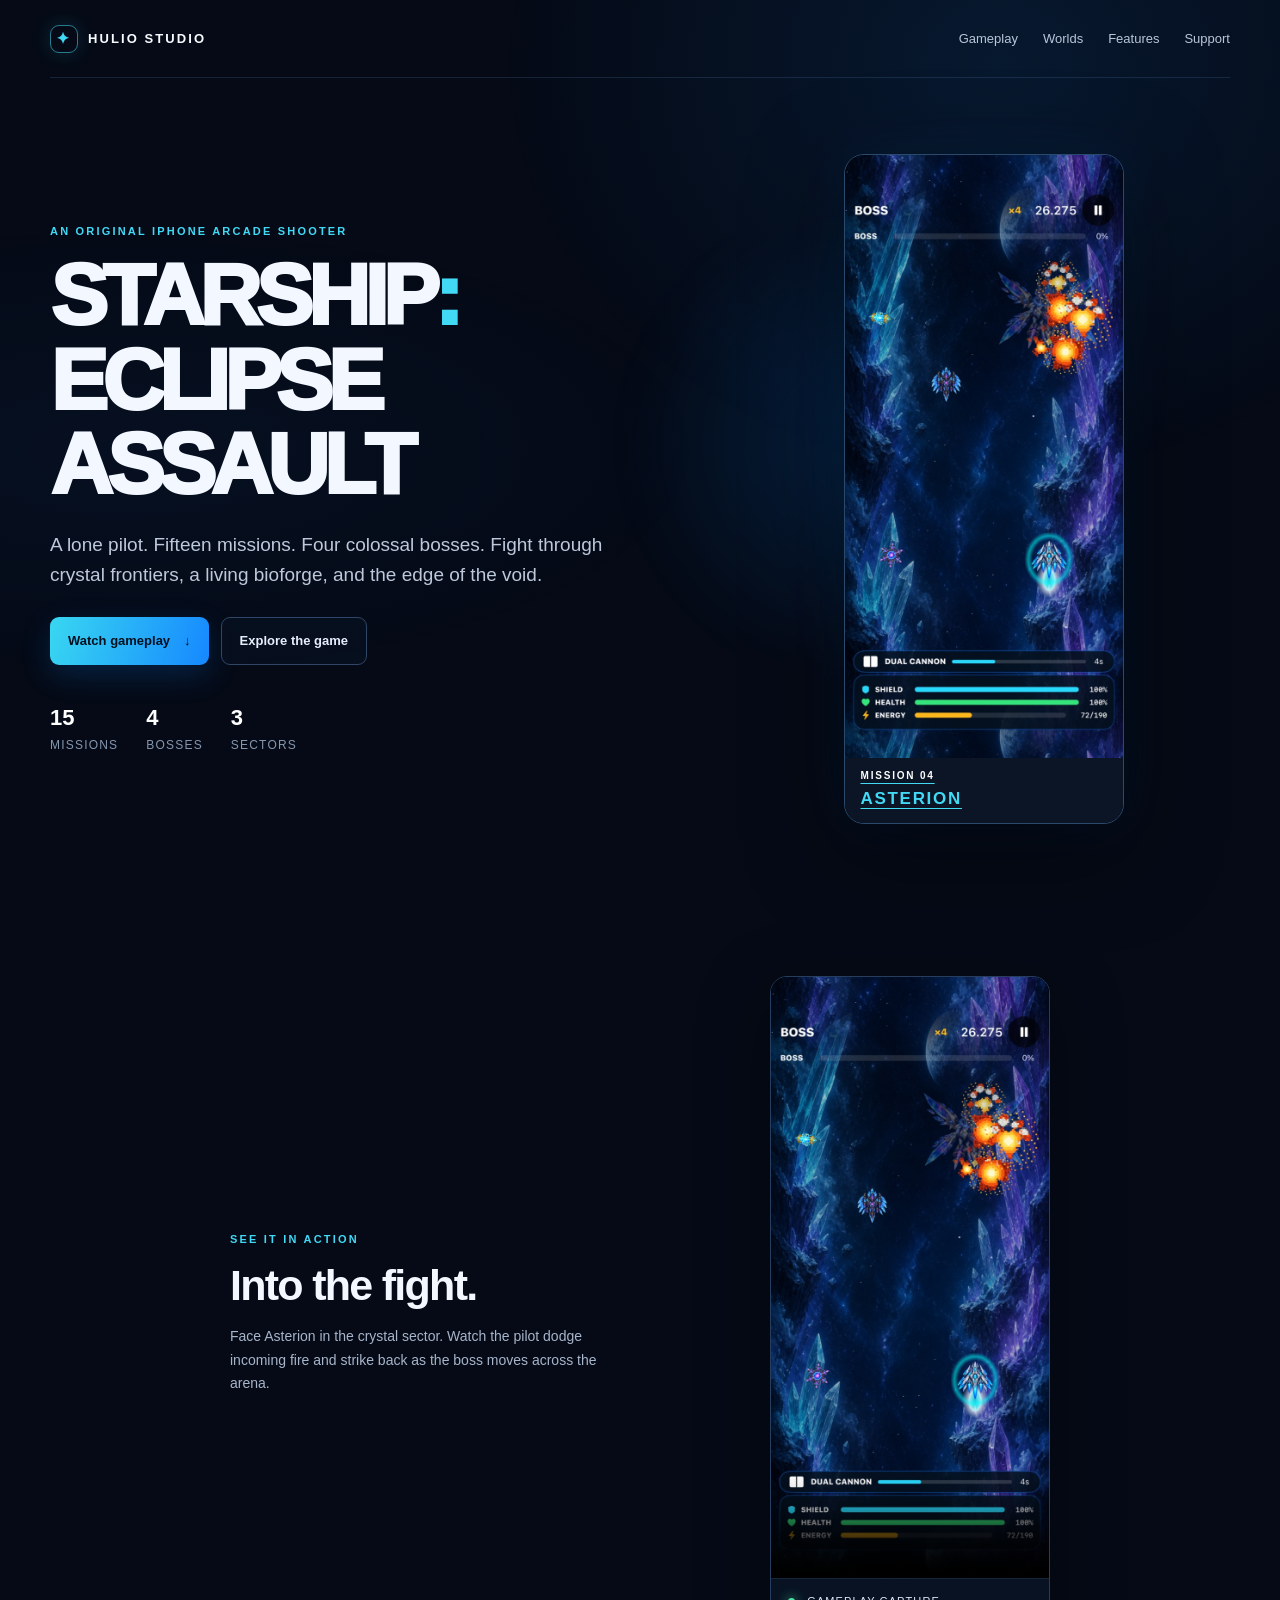
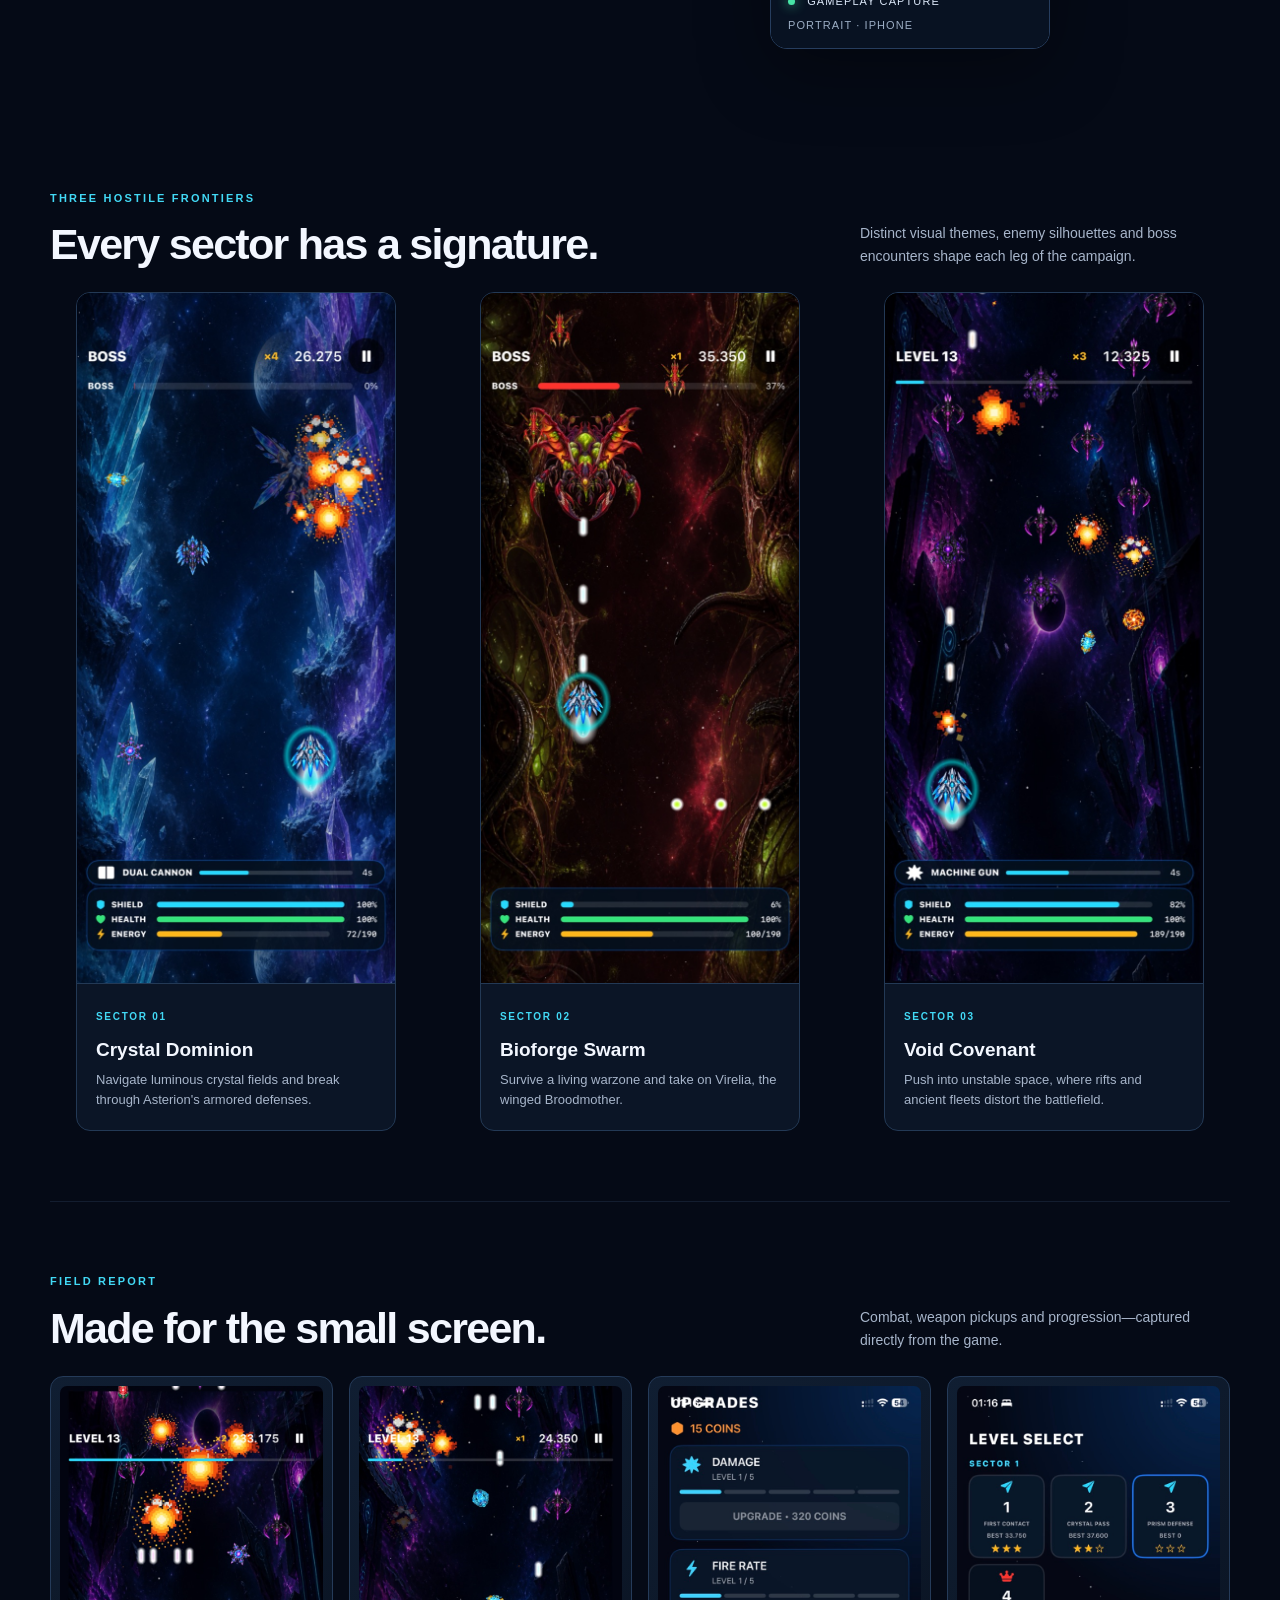
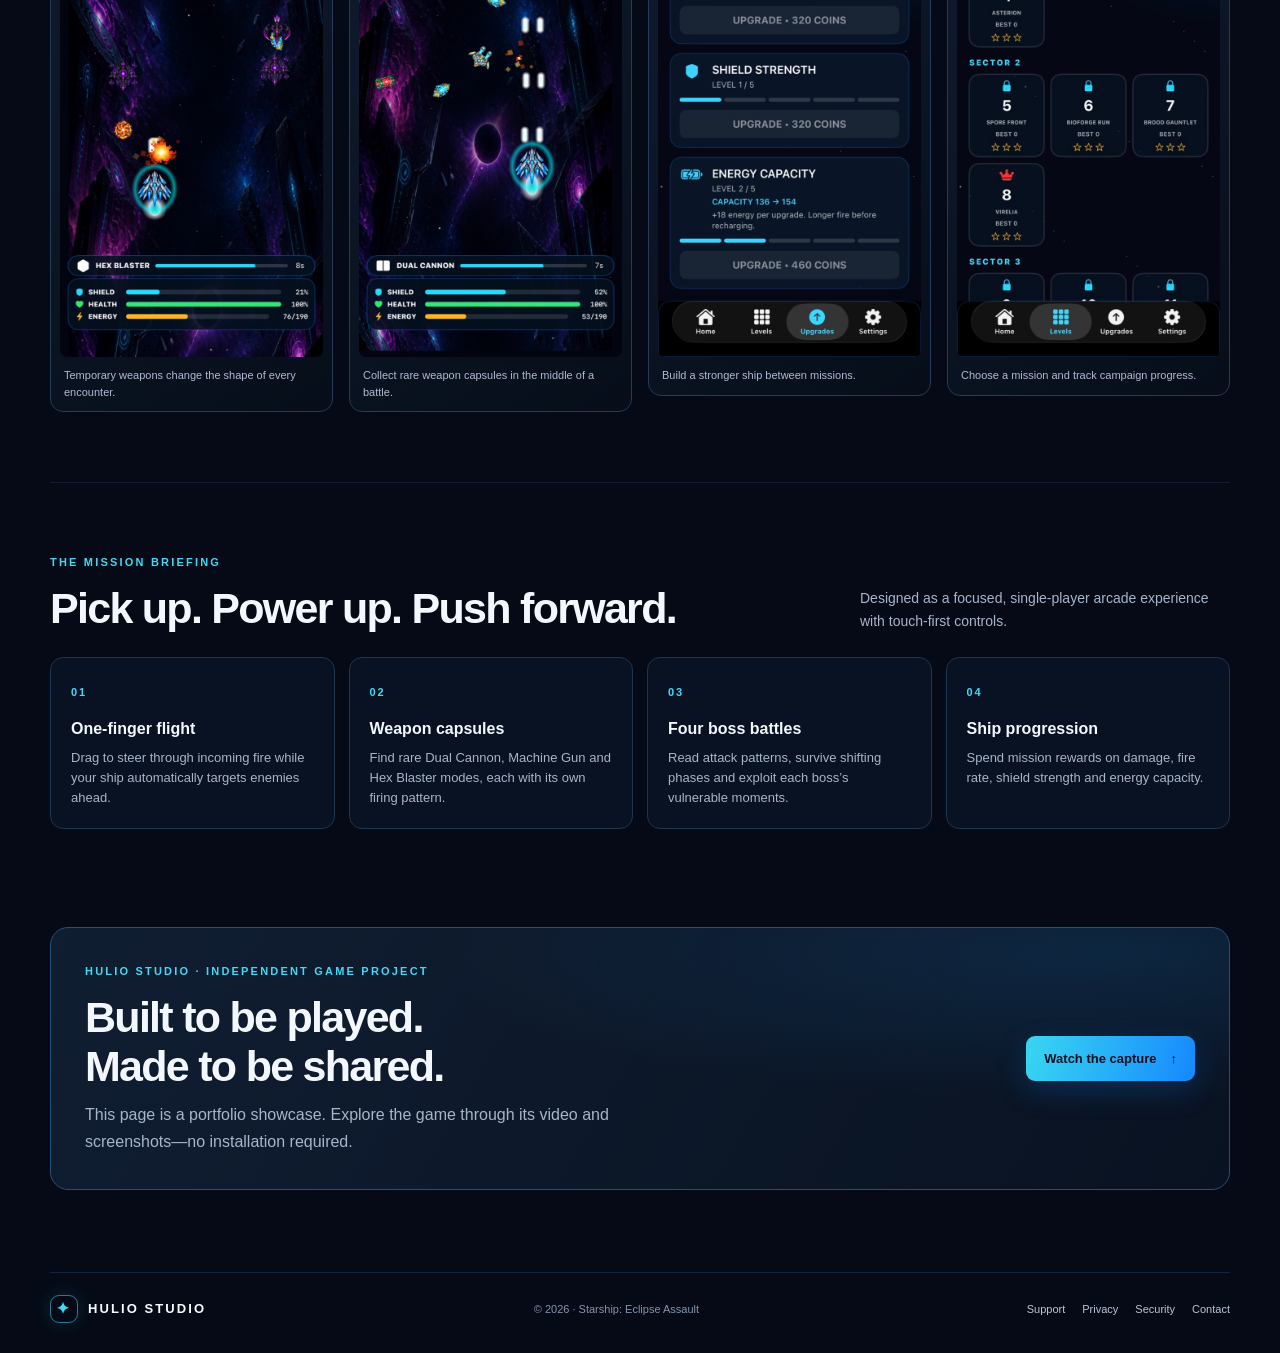
<file: index.html>
<!doctype html>
<html lang="en">
<head>
  <meta charset="utf-8">
  <meta name="viewport" content="width=device-width, initial-scale=1">
  <meta name="description" content="A playable-looking portfolio showcase for Starship: Eclipse Assault, an original 15-mission space shooter for iPhone by Hulio Studio.">
  <meta name="theme-color" content="#050a16">
  <meta property="og:type" content="website">
  <meta property="og:title" content="Starship: Eclipse Assault — Game Portfolio">
  <meta property="og:description" content="A 15-mission portrait space shooter. Watch gameplay and explore the visuals without installing the game.">
  <meta property="og:image" content="assets/gameplay-crystal-boss.jpg">
  <meta name="referrer" content="strict-origin-when-cross-origin">
  <title>Starship: Eclipse Assault — Hulio Studio</title>
  <link rel="preload" as="image" href="assets/gameplay-crystal-boss.jpg">
  <link rel="stylesheet" href="styles.css?v=portrait-2">
</head>
<body class="portfolio">
  <a class="skip" href="#main">Skip to content</a>
  <header class="site-header">
    <a class="brand" href="./" aria-label="Hulio Studio home"><span class="brand-mark">✦</span> HULIO STUDIO</a>
    <nav aria-label="Main navigation"><a href="#gameplay">Gameplay</a><a href="#worlds">Worlds</a><a href="#features">Features</a><a href="support.html">Support</a></nav>
  </header>
  <main id="main">
    <section class="hero">
      <div class="hero-copy">
        <p class="eyebrow">An original iPhone arcade shooter</p>
        <h1>STARSHIP<span>:</span><br>ECLIPSE ASSAULT</h1>
        <p class="hero-lede">A lone pilot. Fifteen missions. Four colossal bosses. Fight through crystal frontiers, a living bioforge, and the edge of the void.</p>
        <div class="hero-actions"><a class="button primary" href="#gameplay">Watch gameplay <span aria-hidden="true">↓</span></a><a class="button secondary" href="#screenshots">Explore the game</a></div>
        <div class="hero-facts"><span><b>15</b> missions</span><span><b>4</b> bosses</span><span><b>3</b> sectors</span></div>
      </div>
      <a class="hero-art" href="assets/gameplay-crystal-boss.jpg" aria-label="View full Asterion screenshot"><img src="assets/gameplay-crystal-boss.jpg" alt="The player ship faces a crystal boss amid a field of pixel explosions" fetchpriority="high"><span class="art-label">MISSION 04 <i>ASTERION</i></span></a>
      <div class="hero-glow" aria-hidden="true"></div>
    </section>

    <section class="video-section" id="gameplay">
      <div class="section-heading"><div><p class="eyebrow">See it in action</p><h2>Into the fight.</h2></div><p>Face Asterion in the crystal sector. Watch the pilot dodge incoming fire and strike back as the boss moves across the arena.</p></div>
      <div class="video-frame"><video controls playsinline preload="metadata" poster="assets/gameplay-crystal-boss.jpg" aria-label="Starship: Eclipse Assault gameplay capture"><source src="assets/starship-gameplay.mp4" type="video/mp4">Your browser does not support embedded video. <a href="assets/starship-gameplay.mp4">Open the gameplay video</a>.</video><div class="video-caption"><span><i class="live-dot"></i> GAMEPLAY CAPTURE</span><span>Portrait · iPhone</span></div></div>
    </section>

    <section id="worlds" class="world-section">
      <div class="section-heading"><div><p class="eyebrow">Three hostile frontiers</p><h2>Every sector has a signature.</h2></div><p>Distinct visual themes, enemy silhouettes and boss encounters shape each leg of the campaign.</p></div>
      <div class="world-grid">
        <article class="world-card"><a class="world-image" href="assets/gameplay-crystal-boss.jpg"><img src="assets/gameplay-crystal-boss.jpg" alt="Crystal sector boss battle with cyan and violet formations" loading="lazy"></a><div class="world-meta"><span>SECTOR 01</span><h3>Crystal Dominion</h3><p>Navigate luminous crystal fields and break through Asterion's armored defenses.</p></div></article>
        <article class="world-card"><a class="world-image" href="assets/gameplay-broodmother.jpg"><img src="assets/gameplay-broodmother.jpg" alt="Bioforge Broodmother boss surrounded by organic enemy ships" loading="lazy"></a><div class="world-meta"><span>SECTOR 02</span><h3>Bioforge Swarm</h3><p>Survive a living warzone and take on Virelia, the winged Broodmother.</p></div></article>
        <article class="world-card"><a class="world-image" href="assets/gameplay-void-sector.jpg"><img src="assets/gameplay-void-sector.jpg" alt="Void sector with dark purple ships, rifts and the player's fighter" loading="lazy"></a><div class="world-meta"><span>SECTOR 03</span><h3>Void Covenant</h3><p>Push into unstable space, where rifts and ancient fleets distort the battlefield.</p></div></article>
      </div>
    </section>

    <section class="screens-section" id="screenshots">
      <div class="section-heading"><div><p class="eyebrow">Field report</p><h2>Made for the small screen.</h2></div><p>Combat, weapon pickups and progression—captured directly from the game.</p></div>
      <div class="screenshot-grid">
        <figure class="shot shot-tall"><img src="assets/gameplay-hex-blaster.jpg" alt="Hex Blaster special weapon active during a level 13 fight" loading="lazy"><figcaption>Temporary weapons change the shape of every encounter.</figcaption></figure>
        <figure class="shot"><img src="assets/gameplay-weapon-drops.jpg" alt="Dual Cannon pickup and boss combat in the crystal sector" loading="lazy"><figcaption>Collect rare weapon capsules in the middle of a battle.</figcaption></figure>
        <figure class="shot"><img src="assets/upgrades.jpg" alt="Upgrade screen showing damage, fire rate, shield and energy capacity" loading="lazy"><figcaption>Build a stronger ship between missions.</figcaption></figure>
        <figure class="shot"><img src="assets/level-select.jpg" alt="Campaign level select grouped by sector with boss missions" loading="lazy"><figcaption>Choose a mission and track campaign progress.</figcaption></figure>
      </div>
    </section>

    <section class="features-section" id="features">
      <div class="section-heading"><div><p class="eyebrow">The mission briefing</p><h2>Pick up. Power up. Push forward.</h2></div><p>Designed as a focused, single-player arcade experience with touch-first controls.</p></div>
      <div class="feature-grid">
        <article><span class="feature-icon">01</span><h3>One-finger flight</h3><p>Drag to steer through incoming fire while your ship automatically targets enemies ahead.</p></article>
        <article><span class="feature-icon">02</span><h3>Weapon capsules</h3><p>Find rare Dual Cannon, Machine Gun and Hex Blaster modes, each with its own firing pattern.</p></article>
        <article><span class="feature-icon">03</span><h3>Four boss battles</h3><p>Read attack patterns, survive shifting phases and exploit each boss’s vulnerable moments.</p></article>
        <article><span class="feature-icon">04</span><h3>Ship progression</h3><p>Spend mission rewards on damage, fire rate, shield strength and energy capacity.</p></article>
      </div>
    </section>

    <section class="closing-card"><div><p class="eyebrow">Hulio Studio · Independent game project</p><h2>Built to be played.<br>Made to be shared.</h2><p>This page is a portfolio showcase. Explore the game through its video and screenshots—no installation required.</p></div><a class="button primary" href="#gameplay">Watch the capture <span aria-hidden="true">↑</span></a></section>
  </main>
  <footer class="site-footer"><a class="brand" href="./"><span class="brand-mark">✦</span> HULIO STUDIO</a><span>© 2026 · Starship: Eclipse Assault</span><nav aria-label="Footer"><a href="support.html">Support</a><a href="privacy.html">Privacy</a><a href="security.html">Security</a><a href="mailto:huliostudiosupport@gmail.com">Contact</a></nav></footer>
</body>
</html>
</file>
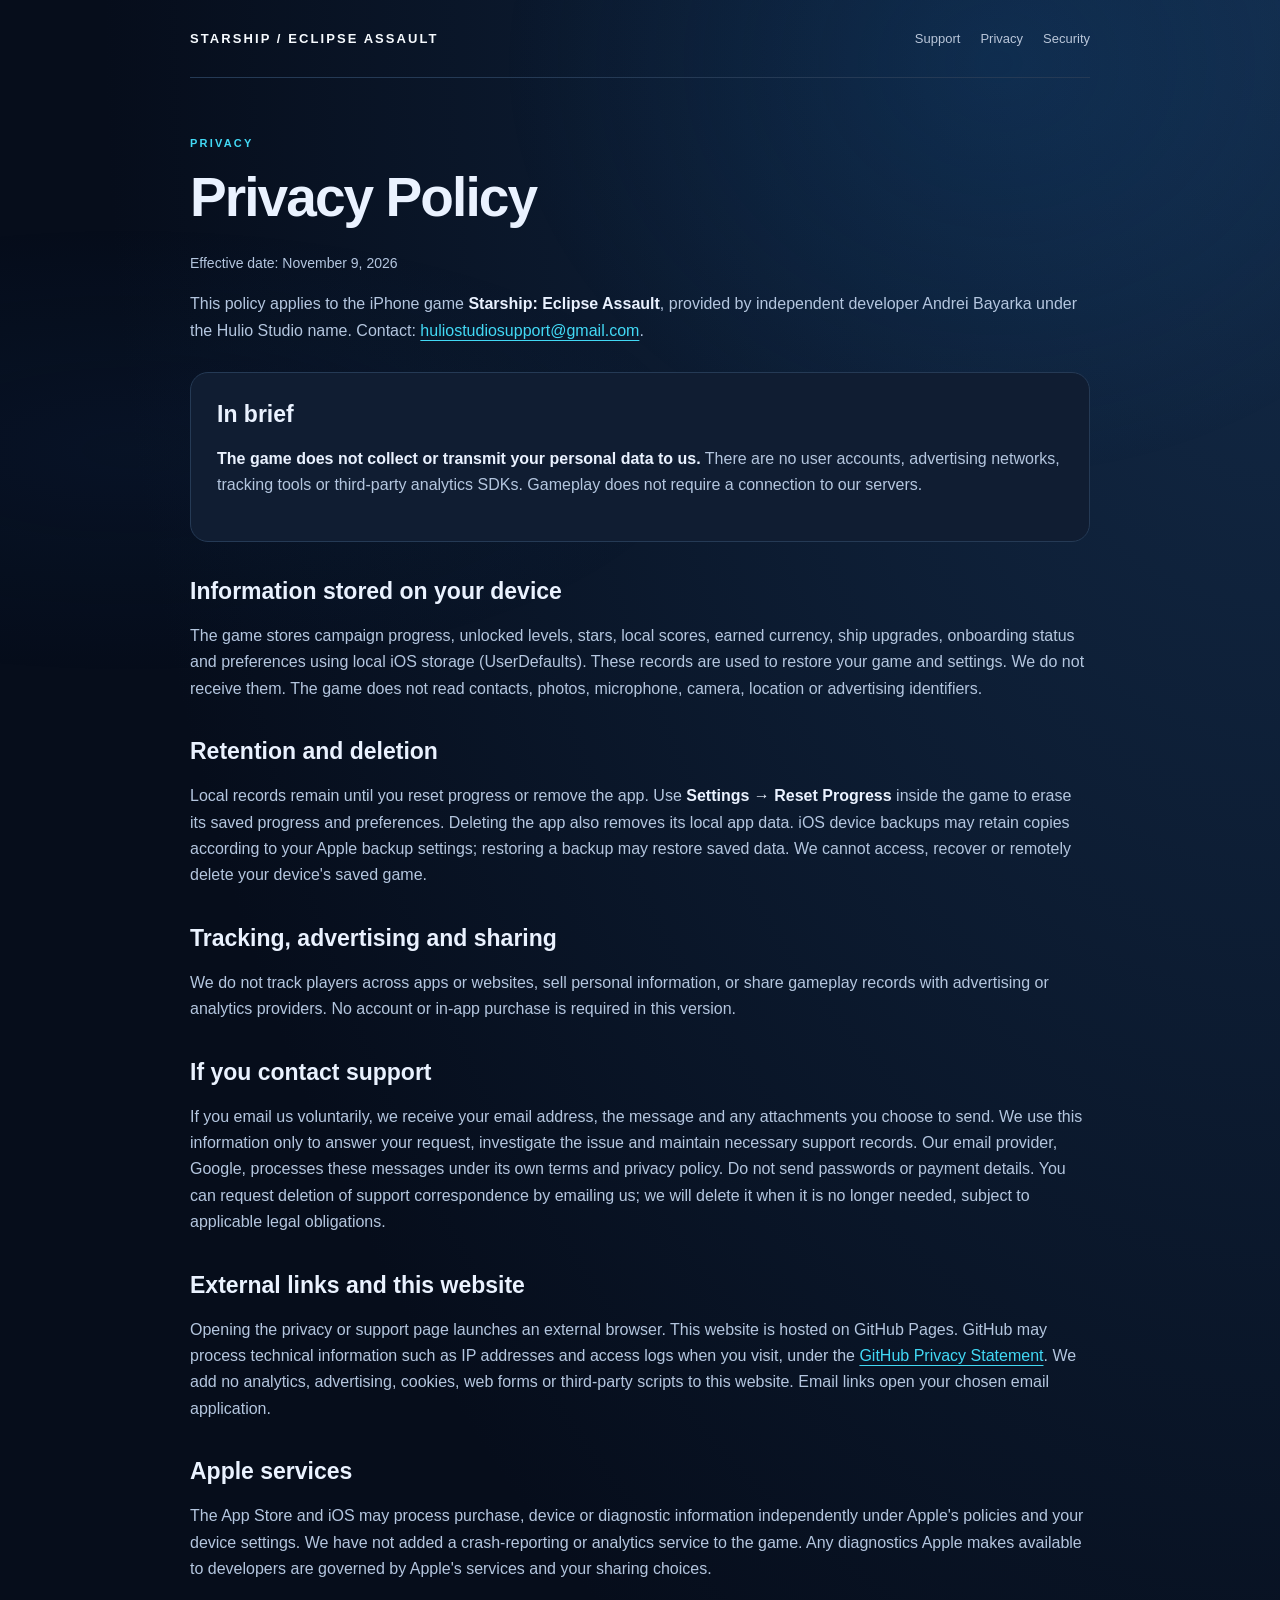
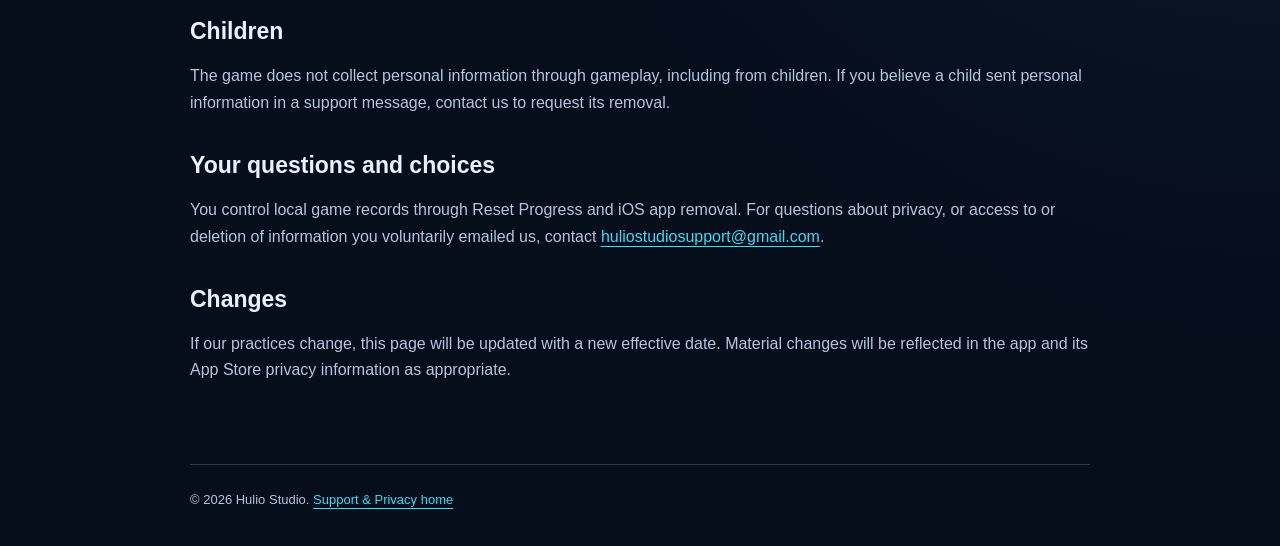
<file: privacy.html>
<!doctype html>
<html lang="en"><head><meta charset="utf-8"><meta name="viewport" content="width=device-width,initial-scale=1"><meta name="description" content="Privacy Policy for Starship: Eclipse Assault."><meta name="referrer" content="strict-origin-when-cross-origin"><title>Privacy Policy — Starship: Eclipse Assault</title><link rel="stylesheet" href="styles.css"></head>
<body><a class="skip" href="#main">Skip to content</a><header><a class="brand" href="./">STARSHIP / ECLIPSE ASSAULT</a><nav aria-label="Main"><a href="support.html">Support</a><a href="privacy.html" aria-current="page">Privacy</a><a href="security.html">Security</a></nav></header>
<main id="main"><div class="eyebrow">Privacy</div><h1>Privacy Policy</h1><p class="meta">Effective date: November 9, 2026</p><p>This policy applies to the iPhone game <strong>Starship: Eclipse Assault</strong>, provided by independent developer Andrei Bayarka under the Hulio Studio name. Contact: <a class="contact" href="mailto:huliostudiosupport@gmail.com">huliostudiosupport@gmail.com</a>.</p>
<section class="card"><h2>In brief</h2><p><strong>The game does not collect or transmit your personal data to us.</strong> There are no user accounts, advertising networks, tracking tools or third-party analytics SDKs. Gameplay does not require a connection to our servers.</p></section>
<h2>Information stored on your device</h2><p>The game stores campaign progress, unlocked levels, stars, local scores, earned currency, ship upgrades, onboarding status and preferences using local iOS storage (UserDefaults). These records are used to restore your game and settings. We do not receive them. The game does not read contacts, photos, microphone, camera, location or advertising identifiers.</p>
<h2>Retention and deletion</h2><p>Local records remain until you reset progress or remove the app. Use <strong>Settings → Reset Progress</strong> inside the game to erase its saved progress and preferences. Deleting the app also removes its local app data. iOS device backups may retain copies according to your Apple backup settings; restoring a backup may restore saved data. We cannot access, recover or remotely delete your device's saved game.</p>
<h2>Tracking, advertising and sharing</h2><p>We do not track players across apps or websites, sell personal information, or share gameplay records with advertising or analytics providers. No account or in-app purchase is required in this version.</p>
<h2>If you contact support</h2><p>If you email us voluntarily, we receive your email address, the message and any attachments you choose to send. We use this information only to answer your request, investigate the issue and maintain necessary support records. Our email provider, Google, processes these messages under its own terms and privacy policy. Do not send passwords or payment details. You can request deletion of support correspondence by emailing us; we will delete it when it is no longer needed, subject to applicable legal obligations.</p>
<h2>External links and this website</h2><p>Opening the privacy or support page launches an external browser. This website is hosted on GitHub Pages. GitHub may process technical information such as IP addresses and access logs when you visit, under the <a href="https://docs.github.com/en/site-policy/privacy-policies/github-general-privacy-statement">GitHub Privacy Statement</a>. We add no analytics, advertising, cookies, web forms or third-party scripts to this website. Email links open your chosen email application.</p>
<h2>Apple services</h2><p>The App Store and iOS may process purchase, device or diagnostic information independently under Apple's policies and your device settings. We have not added a crash-reporting or analytics service to the game. Any diagnostics Apple makes available to developers are governed by Apple's services and your sharing choices.</p>
<h2>Children</h2><p>The game does not collect personal information through gameplay, including from children. If you believe a child sent personal information in a support message, contact us to request its removal.</p>
<h2>Your questions and choices</h2><p>You control local game records through Reset Progress and iOS app removal. For questions about privacy, or access to or deletion of information you voluntarily emailed us, contact <a class="contact" href="mailto:huliostudiosupport@gmail.com">huliostudiosupport@gmail.com</a>.</p>
<h2>Changes</h2><p>If our practices change, this page will be updated with a new effective date. Material changes will be reflected in the app and its App Store privacy information as appropriate.</p></main><footer>© 2026 Hulio Studio. <a href="./">Support &amp; Privacy home</a></footer></body></html>
</file>
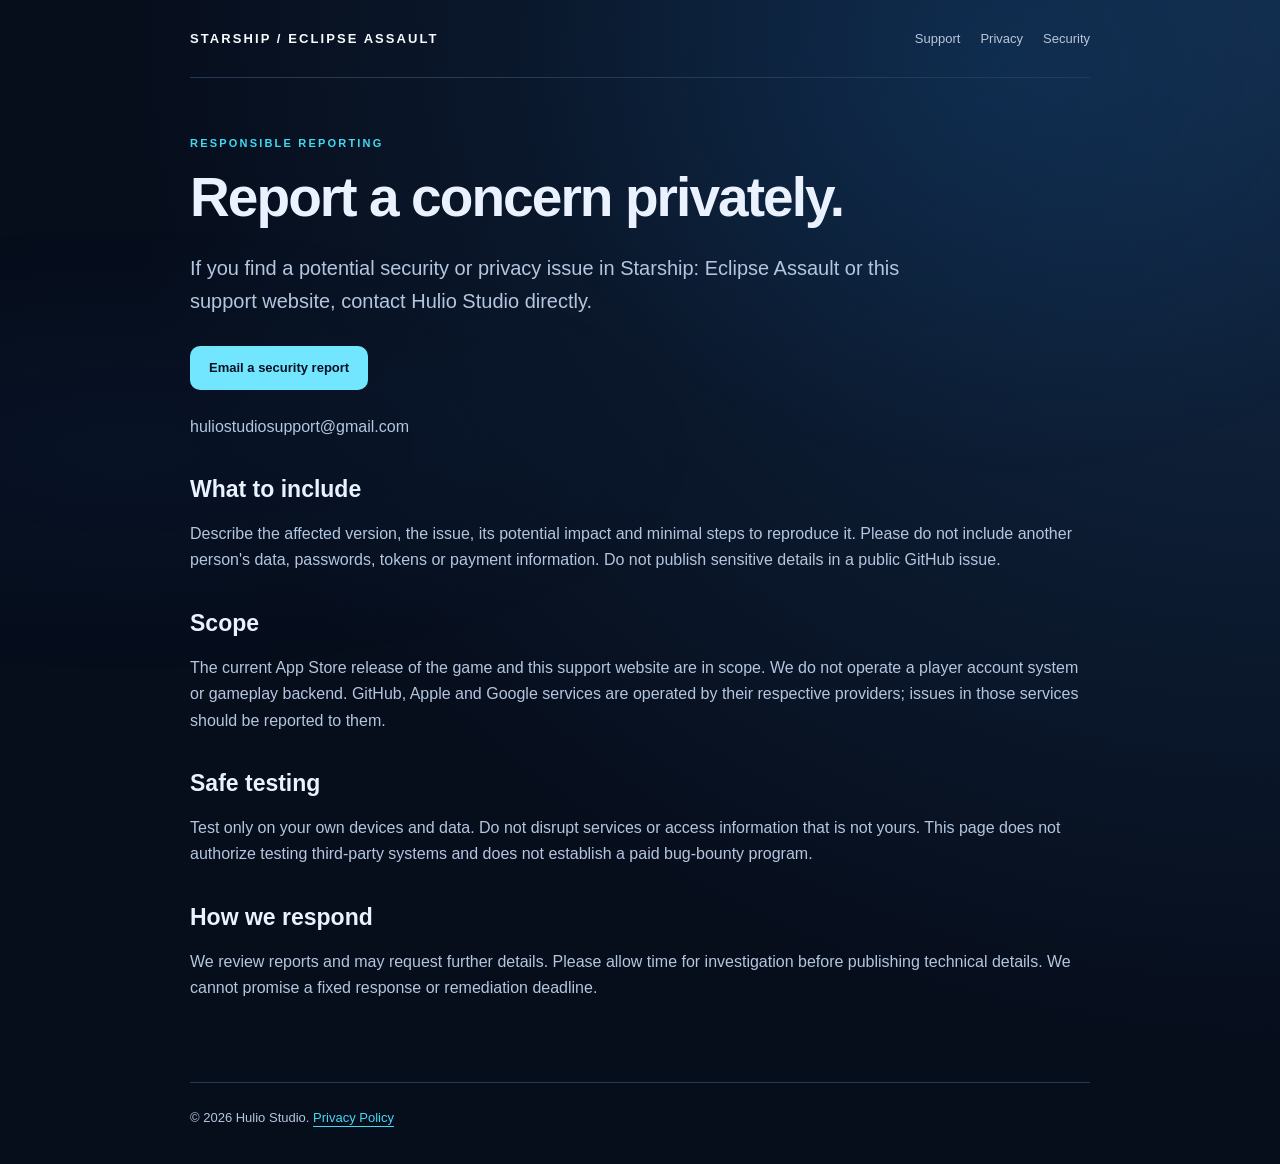
<file: security.html>
<!doctype html>
<html lang="en"><head><meta charset="utf-8"><meta name="viewport" content="width=device-width,initial-scale=1"><meta name="description" content="Report a security or privacy concern about Starship: Eclipse Assault."><title>Security — Starship: Eclipse Assault</title><link rel="stylesheet" href="styles.css"></head><body><a class="skip" href="#main">Skip to content</a><header><a class="brand" href="./">STARSHIP / ECLIPSE ASSAULT</a><nav aria-label="Main"><a href="support.html">Support</a><a href="privacy.html">Privacy</a><a href="security.html" aria-current="page">Security</a></nav></header><main id="main"><div class="eyebrow">Responsible reporting</div><h1>Report a concern privately.</h1><p class="intro">If you find a potential security or privacy issue in Starship: Eclipse Assault or this support website, contact Hulio Studio directly.</p><a class="button contact" href="mailto:huliostudiosupport@gmail.com?subject=Starship%20Security%20Report">Email a security report</a><p class="contact">huliostudiosupport@gmail.com</p><h2>What to include</h2><p>Describe the affected version, the issue, its potential impact and minimal steps to reproduce it. Please do not include another person's data, passwords, tokens or payment information. Do not publish sensitive details in a public GitHub issue.</p><h2>Scope</h2><p>The current App Store release of the game and this support website are in scope. We do not operate a player account system or gameplay backend. GitHub, Apple and Google services are operated by their respective providers; issues in those services should be reported to them.</p><h2>Safe testing</h2><p>Test only on your own devices and data. Do not disrupt services or access information that is not yours. This page does not authorize testing third-party systems and does not establish a paid bug-bounty program.</p><h2>How we respond</h2><p>We review reports and may request further details. Please allow time for investigation before publishing technical details. We cannot promise a fixed response or remediation deadline.</p></main><footer>© 2026 Hulio Studio. <a href="privacy.html">Privacy Policy</a></footer></body></html>
</file>
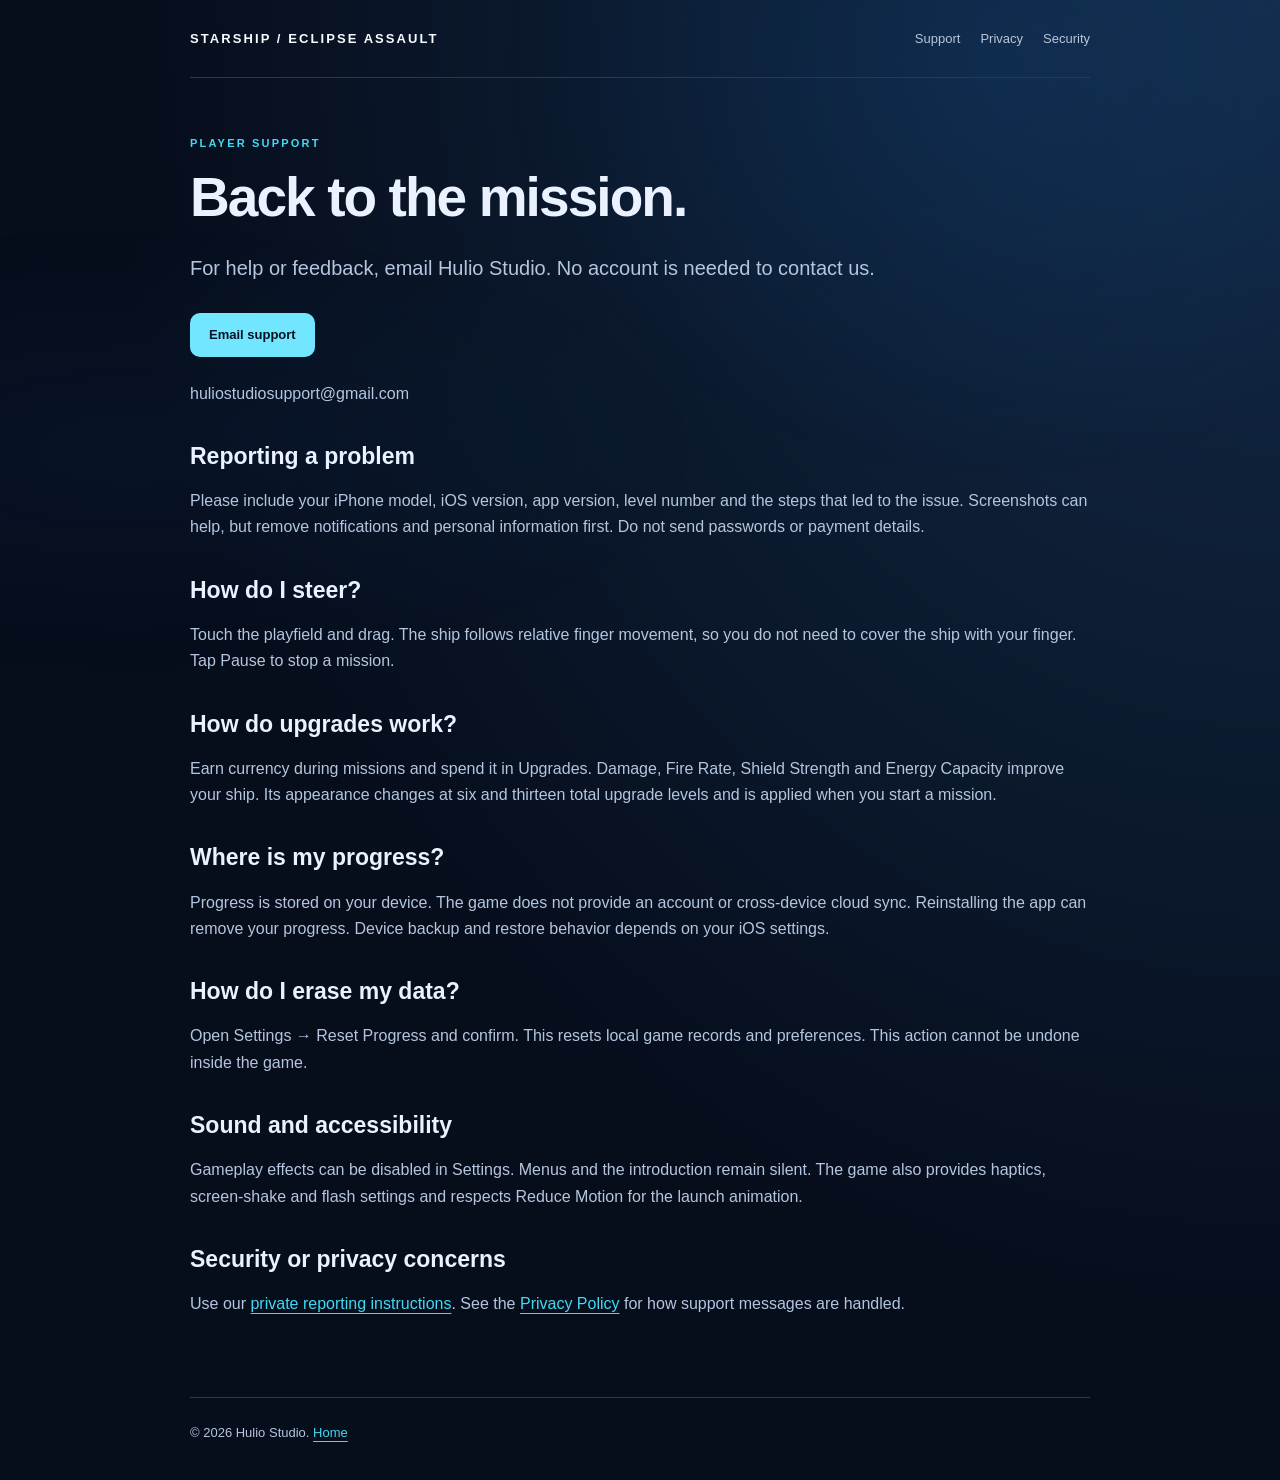
<file: support.html>
<!doctype html>
<html lang="en"><head><meta charset="utf-8"><meta name="viewport" content="width=device-width,initial-scale=1"><meta name="description" content="Player support for Starship: Eclipse Assault."><title>Player Support — Starship: Eclipse Assault</title><link rel="stylesheet" href="styles.css"></head><body><a class="skip" href="#main">Skip to content</a><header><a class="brand" href="./">STARSHIP / ECLIPSE ASSAULT</a><nav aria-label="Main"><a href="support.html" aria-current="page">Support</a><a href="privacy.html">Privacy</a><a href="security.html">Security</a></nav></header><main id="main"><div class="eyebrow">Player support</div><h1>Back to the mission.</h1><p class="intro">For help or feedback, email Hulio Studio. No account is needed to contact us.</p><a class="button contact" href="mailto:huliostudiosupport@gmail.com?subject=Starship%3A%20Eclipse%20Assault%20Support">Email support</a><p class="contact">huliostudiosupport@gmail.com</p>
<h2>Reporting a problem</h2><p>Please include your iPhone model, iOS version, app version, level number and the steps that led to the issue. Screenshots can help, but remove notifications and personal information first. Do not send passwords or payment details.</p>
<h2>How do I steer?</h2><p>Touch the playfield and drag. The ship follows relative finger movement, so you do not need to cover the ship with your finger. Tap Pause to stop a mission.</p>
<h2>How do upgrades work?</h2><p>Earn currency during missions and spend it in Upgrades. Damage, Fire Rate, Shield Strength and Energy Capacity improve your ship. Its appearance changes at six and thirteen total upgrade levels and is applied when you start a mission.</p>
<h2>Where is my progress?</h2><p>Progress is stored on your device. The game does not provide an account or cross-device cloud sync. Reinstalling the app can remove your progress. Device backup and restore behavior depends on your iOS settings.</p>
<h2>How do I erase my data?</h2><p>Open Settings → Reset Progress and confirm. This resets local game records and preferences. This action cannot be undone inside the game.</p>
<h2>Sound and accessibility</h2><p>Gameplay effects can be disabled in Settings. Menus and the introduction remain silent. The game also provides haptics, screen-shake and flash settings and respects Reduce Motion for the launch animation.</p>
<h2>Security or privacy concerns</h2><p>Use our <a href="security.html">private reporting instructions</a>. See the <a href="privacy.html">Privacy Policy</a> for how support messages are handled.</p></main><footer>© 2026 Hulio Studio. <a href="./">Home</a></footer></body></html>
</file>
<file: styles.css>
:root{color-scheme:dark;--bg:#050a16;--panel:#0b1526;--panel2:#101e32;--line:#1c3150;--text:#f3f7ff;--muted:#a7b5ca;--cyan:#42d9f5;--blue:#168cff;--gold:#ffbd45;--max:1180px}
*{box-sizing:border-box}html{scroll-behavior:smooth;scroll-padding-top:90px}body{margin:0;background:var(--bg);color:var(--text);font:16px/1.65 Inter,-apple-system,BlinkMacSystemFont,"Segoe UI",sans-serif;min-height:100vh}body:before{content:"";position:fixed;inset:0;pointer-events:none;z-index:-1;background:radial-gradient(ellipse at 78% 7%,rgba(14,84,150,.2),transparent 35%),radial-gradient(ellipse at 10% 50%,rgba(19,61,117,.12),transparent 35%)}a{color:var(--cyan);text-underline-offset:4px}a:hover{color:white}a:focus-visible{outline:3px solid var(--cyan);outline-offset:4px;border-radius:4px}.skip{position:absolute;top:-100px;left:12px;padding:10px;background:var(--panel)}.skip:focus{top:8px;z-index:10}.site-header,.site-footer,main{width:min(var(--max),calc(100% - 48px));margin:auto}.site-header{height:78px;display:flex;align-items:center;justify-content:space-between;border-bottom:1px solid rgba(104,150,204,.18)}.brand{display:inline-flex;gap:10px;align-items:center;text-decoration:none;color:#f7fbff;font-size:13px;font-weight:850;letter-spacing:.16em}.brand-mark{display:grid;place-items:center;width:28px;height:28px;border:1px solid rgba(66,217,245,.55);border-radius:9px;color:var(--cyan);font-size:16px;box-shadow:0 0 20px rgba(66,217,245,.15)}nav{display:flex;align-items:center;gap:25px}nav a{color:#b9c6d9;text-decoration:none;font-size:13px}nav a:hover{color:white}.hero{position:relative;display:grid;grid-template-columns:1fr .78fr;align-items:center;gap:55px;padding:76px 0 82px;min-height:620px}.hero-glow{position:absolute;z-index:-1;right:8%;top:14%;width:44%;height:60%;background:radial-gradient(ellipse,rgba(0,136,255,.18),transparent 68%);filter:blur(20px)}.eyebrow{margin:0 0 13px;color:var(--cyan);font-size:11px;font-weight:800;letter-spacing:.2em;text-transform:uppercase}.hero h1{margin:0;font-size:clamp(46px,7vw,86px);line-height:.98;letter-spacing:-.065em;font-weight:950}.hero h1 span{color:var(--cyan)}.hero-lede{max-width:590px;margin:24px 0 28px;color:#bdc9db;font-size:19px;line-height:1.55}.hero-actions{display:flex;flex-wrap:wrap;gap:12px}.button{display:inline-flex;align-items:center;gap:14px;padding:12px 18px;border-radius:9px;text-decoration:none;font-size:13px;font-weight:800;transition:transform .2s,background .2s}.button:hover{transform:translateY(-2px)}.primary{background:linear-gradient(105deg,#39d7f1,#1688ff);color:#03101f;box-shadow:0 10px 30px rgba(14,136,255,.2)}.primary:hover{color:#03101f;background:white}.secondary{border:1px solid #304667;background:rgba(8,18,34,.7);color:#e6eefb}.secondary:hover{color:white;border-color:var(--cyan)}.hero-facts{display:flex;gap:28px;margin-top:35px;color:#8597b0;font-size:12px;text-transform:uppercase;letter-spacing:.1em}.hero-facts b{display:block;color:white;font-size:22px;letter-spacing:0}.hero-art{position:relative;display:block;max-height:535px;overflow:hidden;border:1px solid #2b4a6b;border-radius:20px;box-shadow:0 24px 90px rgba(0,0,0,.5),0 0 55px rgba(0,137,255,.1)}.hero-art:after{content:"";position:absolute;inset:45% 0 0;background:linear-gradient(transparent,rgba(3,9,18,.62))}.hero-art img{display:block;width:100%;height:535px;object-fit:cover;object-position:center 34%}.art-label{position:absolute;left:20px;bottom:19px;z-index:1;color:white;font-size:10px;font-weight:900;letter-spacing:.18em}.art-label i{display:block;color:var(--cyan);font-style:normal;font-size:17px;letter-spacing:.1em}.video-section,.world-section,.screens-section,.features-section{padding:70px 0}.section-heading{display:flex;justify-content:space-between;align-items:end;gap:25px;margin-bottom:24px}.section-heading h2,.closing-card h2{margin:0;font-size:clamp(28px,4vw,43px);line-height:1.13;letter-spacing:-.04em}.section-heading>p{max-width:370px;margin:0;color:var(--muted);font-size:14px}.video-frame{overflow:hidden;border:1px solid #263d5e;border-radius:17px;background:#02050a;box-shadow:0 20px 70px rgba(0,0,0,.35)}.video-frame video{display:block;width:100%;max-height:min(76vh,820px);aspect-ratio:9/16;object-fit:contain;background:#01030a}.video-caption{display:flex;justify-content:space-between;padding:13px 17px;border-top:1px solid #17253b;background:#081222;color:#9caec5;font-size:11px;letter-spacing:.1em;text-transform:uppercase}.video-caption span:first-child{color:#dce8f9}.live-dot{display:inline-block;width:7px;height:7px;margin-right:8px;border-radius:50%;background:#48e5a6;box-shadow:0 0 12px #48e5a6}.world-grid{display:grid;grid-template-columns:repeat(3,1fr);gap:17px}.world-card{overflow:hidden;border:1px solid #233955;border-radius:14px;background:var(--panel);transition:transform .25s,border-color .25s}.world-card:hover{transform:translateY(-5px);border-color:#3c759e}.world-card img{display:block;width:100%;height:330px;object-fit:cover;object-position:center 36%;border-bottom:1px solid #233955}.world-meta{padding:18px 19px 20px}.world-meta>span{color:var(--cyan);font-size:10px;font-weight:800;letter-spacing:.17em}.world-meta h3{margin:5px 0 5px;font-size:19px}.world-meta p{margin:0;color:var(--muted);font-size:13px;line-height:1.55}.screens-section{border-top:1px solid rgba(104,150,204,.14)}.screenshot-grid{display:grid;grid-template-columns:repeat(4,1fr);gap:16px;align-items:start}.shot{margin:0;padding:9px;border:1px solid #253b59;border-radius:13px;background:linear-gradient(145deg,#101e32,#070e1a)}.shot img{display:block;width:100%;height:auto;border-radius:7px;background:#02050a}.shot figcaption{padding:10px 4px 2px;color:#aebbd0;font-size:11px;line-height:1.5}.features-section{border-top:1px solid rgba(104,150,204,.14)}.feature-grid{display:grid;grid-template-columns:repeat(4,1fr);gap:14px}.feature-grid article{padding:20px;border:1px solid #203650;border-radius:13px;background:rgba(11,21,38,.8)}.feature-icon{color:var(--cyan);font-size:11px;font-weight:900;letter-spacing:.16em}.feature-grid h3{margin:12px 0 5px;font-size:16px}.feature-grid p{margin:0;color:var(--muted);font-size:13px;line-height:1.55}.closing-card{display:flex;justify-content:space-between;align-items:center;gap:30px;margin:28px 0 82px;padding:34px;border:1px solid #24517a;border-radius:18px;background:radial-gradient(ellipse at 90% 10%,rgba(28,131,208,.16),transparent 45%),linear-gradient(120deg,#101e32,#091221)}.closing-card h2{margin-bottom:12px}.closing-card p:last-child{max-width:600px;margin:0;color:var(--muted)}.site-footer{display:flex;flex-wrap:wrap;justify-content:space-between;align-items:center;gap:16px;padding:22px 0 30px;border-top:1px solid rgba(104,150,204,.18);color:#8495ad;font-size:11px}.site-footer nav{gap:17px}.site-footer nav a{font-size:11px}
/* Existing support and policy pages */
body:not(.portfolio){background:radial-gradient(ellipse at top right,#132b49,transparent 65%),#060d1b;color:#eaf2ff}body:not(.portfolio) header,body:not(.portfolio) main,body:not(.portfolio) footer{width:min(900px,100% - 40px);margin:auto}body:not(.portfolio) header{display:flex;flex-wrap:wrap;justify-content:space-between;gap:12px;align-items:center;padding:28px 0;border-bottom:1px solid #253a55}body:not(.portfolio) nav{display:flex;flex-wrap:wrap;gap:20px;font-size:14px}body:not(.portfolio) main{padding:56px 0 64px}body:not(.portfolio) h1{font-size:clamp(32px,7vw,55px);line-height:1.12;letter-spacing:-.035em;margin:14px 0 24px}body:not(.portfolio) h2{font-size:23px;line-height:1.35;margin:34px 0 12px}body:not(.portfolio) p,body:not(.portfolio) li{color:#b4c6df}body:not(.portfolio) strong{color:#eaf2ff}body:not(.portfolio) .intro{font-size:20px;max-width:720px}body:not(.portfolio) .card{background:#101d32;border:1px solid #253a55;border-radius:18px;padding:26px;margin:28px 0}body:not(.portfolio) .card h2{margin-top:0}body:not(.portfolio) .button{display:inline-block;padding:11px 19px;background:#72e6ff;color:#051223;border-radius:10px;text-decoration:none;font-weight:700;margin:8px 12px 8px 0}body:not(.portfolio) .meta{font-size:14px;color:#b4c6df}body:not(.portfolio) .contact{overflow-wrap:anywhere}body:not(.portfolio) footer{border-top:1px solid #253a55;padding:24px 0 36px;font-size:13px;color:#b4c6df}
@media(max-width:850px){.hero{gap:28px;padding:55px 0;min-height:0}.hero-art img{height:430px}.world-card img{height:270px}.screenshot-grid{grid-template-columns:repeat(2,1fr)}.feature-grid{grid-template-columns:repeat(2,1fr)}}
@media(max-width:620px){.site-header,main,.site-footer{width:calc(100% - 32px)}.site-header{height:auto;min-height:66px;padding:15px 0;align-items:flex-start}.site-header nav{justify-content:flex-end;gap:12px;flex-wrap:wrap}.site-header nav a{font-size:11px}.brand{font-size:11px}.hero{grid-template-columns:1fr;padding:48px 0 38px;gap:32px}.hero h1{font-size:clamp(46px,13vw,70px)}.hero-lede{font-size:16px}.hero-art{width:min(100%,380px);justify-self:center}.hero-art img{height:min(112vw,530px)}.hero-facts{gap:20px}.video-section,.world-section,.screens-section,.features-section{padding:48px 0}.section-heading{display:block}.section-heading>p{margin-top:13px}.world-grid{grid-template-columns:1fr}.world-card img{height:auto;aspect-ratio:4/3;object-position:center 32%}.screenshot-grid{gap:10px}.shot{padding:6px}.shot figcaption{font-size:10px}.feature-grid{gap:10px}.feature-grid article{padding:15px}.closing-card{display:block;padding:23px;margin-bottom:55px}.closing-card .button{margin-top:18px}.site-footer{align-items:flex-start}.site-footer nav{width:100%;justify-content:space-between}body:not(.portfolio) main{padding-top:34px}body:not(.portfolio) .card{padding:20px}}
@media(prefers-reduced-motion:reduce){html{scroll-behavior:auto}*,*:before,*:after{transition:none!important;animation:none!important}}

/* Keep gameplay captures in their original portrait proportions. */
.hero-art {
  width: min(100%, 280px);
  max-height: none;
  justify-self: center;
}
.hero-art::after { content: none; }
.hero-art img,
.world-card img {
  width: 100%;
  height: auto;
  aspect-ratio: auto;
}
.art-label {
  position: static;
  display: block;
  padding: 10px 16px;
  background: var(--panel);
}
.world-image { display: block; }
.world-card { max-width: 320px; width: 100%; justify-self: center; }
.world-grid { gap: clamp(16px, 3vw, 32px); }
.video-section {
  display: grid;
  grid-template-columns: minmax(0, 1fr) minmax(0, 280px);
  align-items: center;
  gap: 32px;
  max-width: 820px;
  margin-inline: auto;
}
.video-section .section-heading { display: block; margin: 0; }
.video-section .section-heading > p { margin-top: 16px; }
.video-frame { width: min(100%, 280px); justify-self: center; }
.video-frame video {
  max-height: none;
  aspect-ratio: 1080 / 2336;
}
.video-caption { gap: 6px; flex-wrap: wrap; }

@media (max-width: 620px) {
  .video-section { grid-template-columns: minmax(0, 1fr); gap: 20px; }
}
</file>
